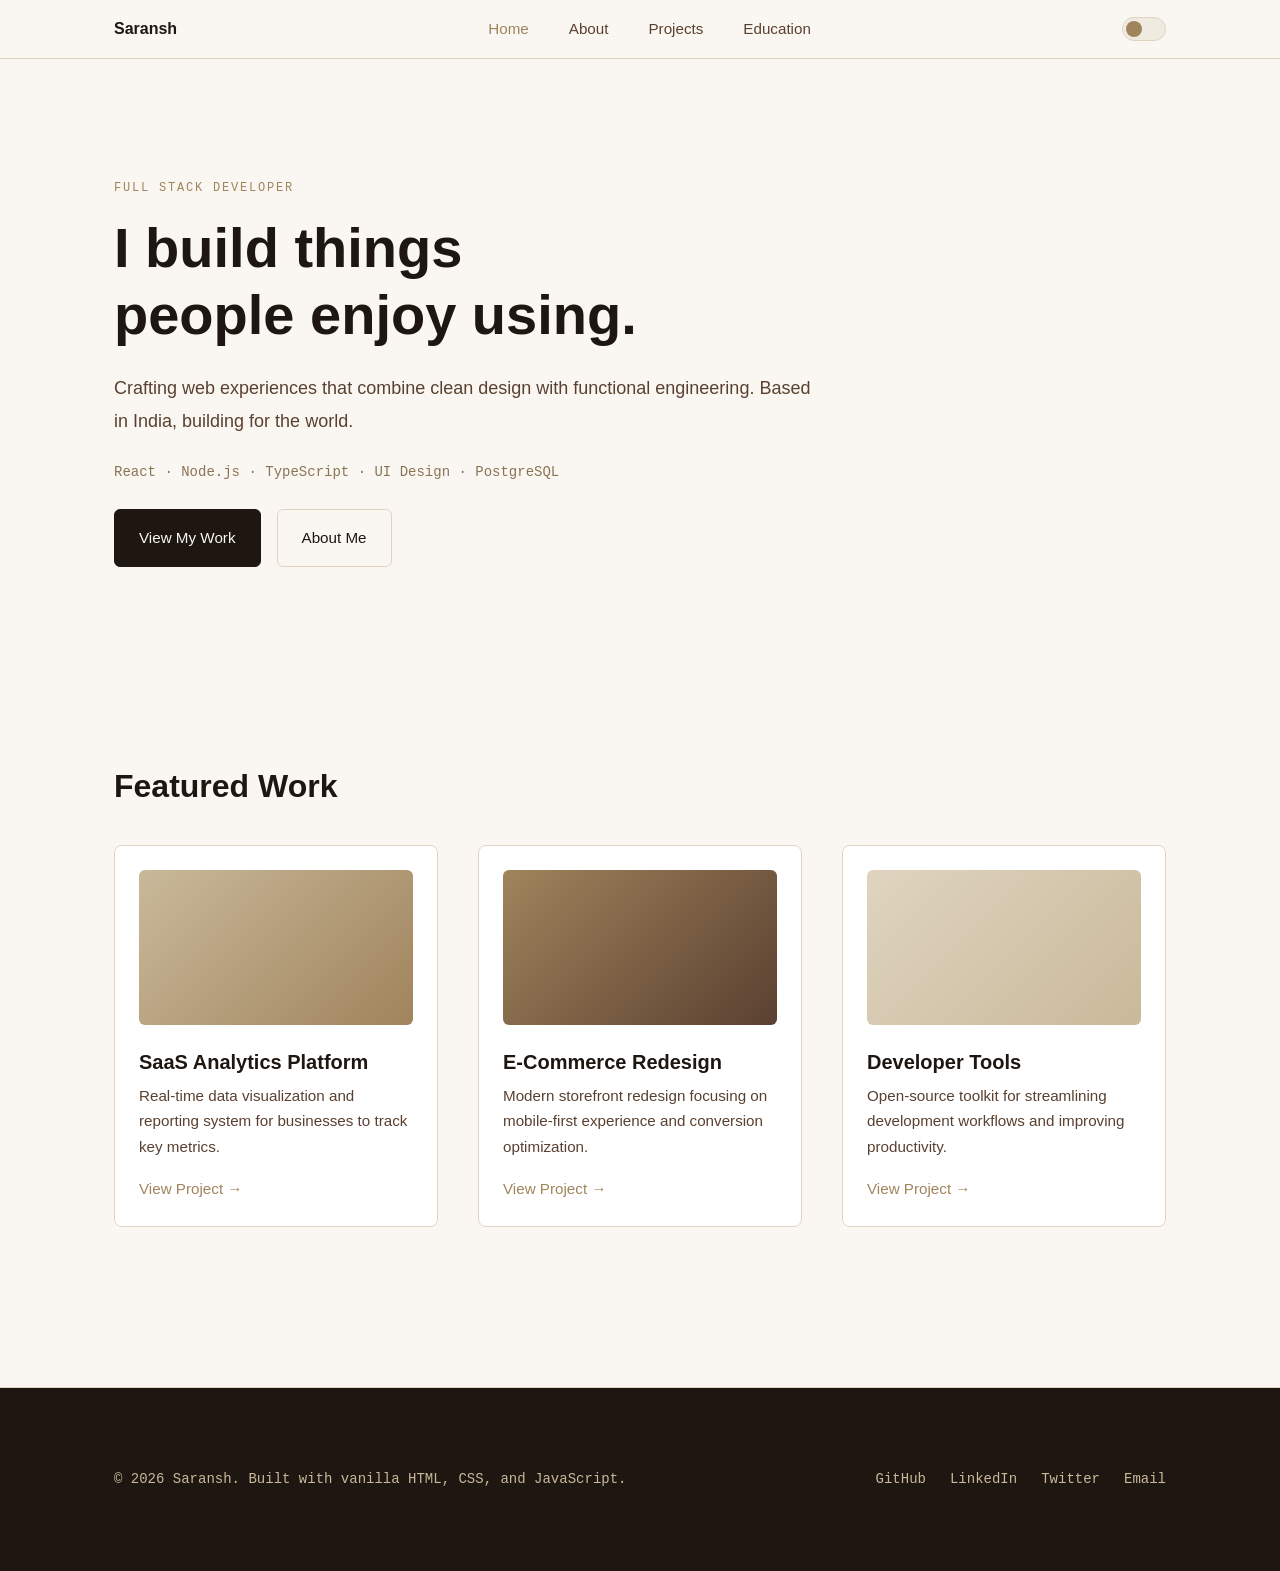
<file: index.html>
<!DOCTYPE html>
<html lang="en">
<head>
    <meta charset="UTF-8">
    <meta name="viewport" content="width=device-width, initial-scale=1.0">
    <meta name="description" content="Saransh – Full Stack Developer. I build things people enjoy using.">
    <meta name="author" content="Saransh">
    <meta property="og:title" content="Saransh – Full Stack Developer">
    <meta property="og:description" content="Full Stack Developer. I build things people enjoy using.">
    <meta property="og:type" content="website">
    <meta property="og:image" content="https://saransh.dev/og-image.png">
    <meta name="twitter:card" content="summary_large_image">
    <meta name="theme-color" content="#faf7f2">
    <link rel="canonical" href="https://saransh.dev">
    <link rel="icon" href="data:image/svg+xml,<svg xmlns='http://www.w3.org/2000/svg'><text y='20' font-size='20'>◆</text></svg>">
    <title>Saransh – Full Stack Developer</title>
    <link rel="stylesheet" href="css/styles.css">
    <link rel="stylesheet" href="css/animations.css">
</head>
<body>
    <!-- Navigation -->
    <nav class="navbar">
        <div class="nav-container">
            <div class="nav-logo">
                <a href="index.html">Saransh</a>
            </div>
            <ul class="nav-menu">
                <li class="nav-item">
                    <a href="index.html" class="nav-link active">Home</a>
                </li>
                <li class="nav-item">
                    <a href="pages/about.html" class="nav-link">About</a>
                </li>
                <li class="nav-item">
                    <a href="pages/projects.html" class="nav-link">Projects</a>
                </li>
                <li class="nav-item">
                    <a href="pages/education.html" class="nav-link">Education</a>
                </li>
            </ul>
            <button class="theme-toggle" id="themeToggle" aria-label="Toggle theme">
                <span class="theme-toggle-icon"></span>
            </button>
            <div class="hamburger">
                <span></span>
                <span></span>
                <span></span>
            </div>
        </div>
    </nav>

    <!-- Hero Section -->
    <section class="hero">
        <div class="hero-content">
            <span class="hero-eyebrow fade-in">Full Stack Developer</span>
            <h1 class="fade-in-delay-1">I build things<br>people enjoy using.</h1>
            <p class="hero-description fade-in-delay-2">Crafting web experiences that combine clean design with functional engineering. Based in India, building for the world.</p>
            <p class="hero-stack fade-in-delay-2">React · Node.js · TypeScript · UI Design · PostgreSQL</p>
            <div class="hero-cta fade-in-delay-3">
                <a href="pages/projects.html" class="btn btn-primary">View My Work</a>
                <a href="pages/about.html" class="btn btn-secondary">About Me</a>
            </div>
        </div>
    </section>

    <!-- Featured Projects -->
    <section>
        <div class="container">
            <h2 class="section-title">Featured Work</h2>
            <div class="featured-grid">
                <div class="card scroll-animate">
                    <div class="card-image card-image--1"></div>
                    <h3>SaaS Analytics Platform</h3>
                    <p>Real-time data visualization and reporting system for businesses to track key metrics.</p>
                    <a href="pages/projects.html" class="card-link">View Project →</a>
                </div>
                <div class="card scroll-animate">
                    <div class="card-image card-image--2"></div>
                    <h3>E-Commerce Redesign</h3>
                    <p>Modern storefront redesign focusing on mobile-first experience and conversion optimization.</p>
                    <a href="pages/projects.html" class="card-link">View Project →</a>
                </div>
                <div class="card scroll-animate">
                    <div class="card-image card-image--3"></div>
                    <h3>Developer Tools</h3>
                    <p>Open-source toolkit for streamlining development workflows and improving productivity.</p>
                    <a href="pages/projects.html" class="card-link">View Project →</a>
                </div>
            </div>
        </div>
    </section>

    <!-- Footer -->
    <footer class="footer">
        <div class="footer-container">
            <p>&copy; 2026 Saransh. Built with vanilla HTML, CSS, and JavaScript.</p>
            <div class="footer-links">
                <a href="https://github.com/BuildWithSaransh" target="_blank" rel="noopener noreferrer" class="footer-link">GitHub</a>
                <a href="https://linkedin.com/in/saransh" target="_blank" rel="noopener noreferrer" class="footer-link">LinkedIn</a>
                <a href="https://twitter.com/saransh" target="_blank" rel="noopener noreferrer" class="footer-link">Twitter</a>
                <a href="mailto:hello@saransh.dev" class="footer-link">Email</a>
            </div>
        </div>
    </footer>

    <script src="js/main.js"></script>
</body>
</html>
</file>
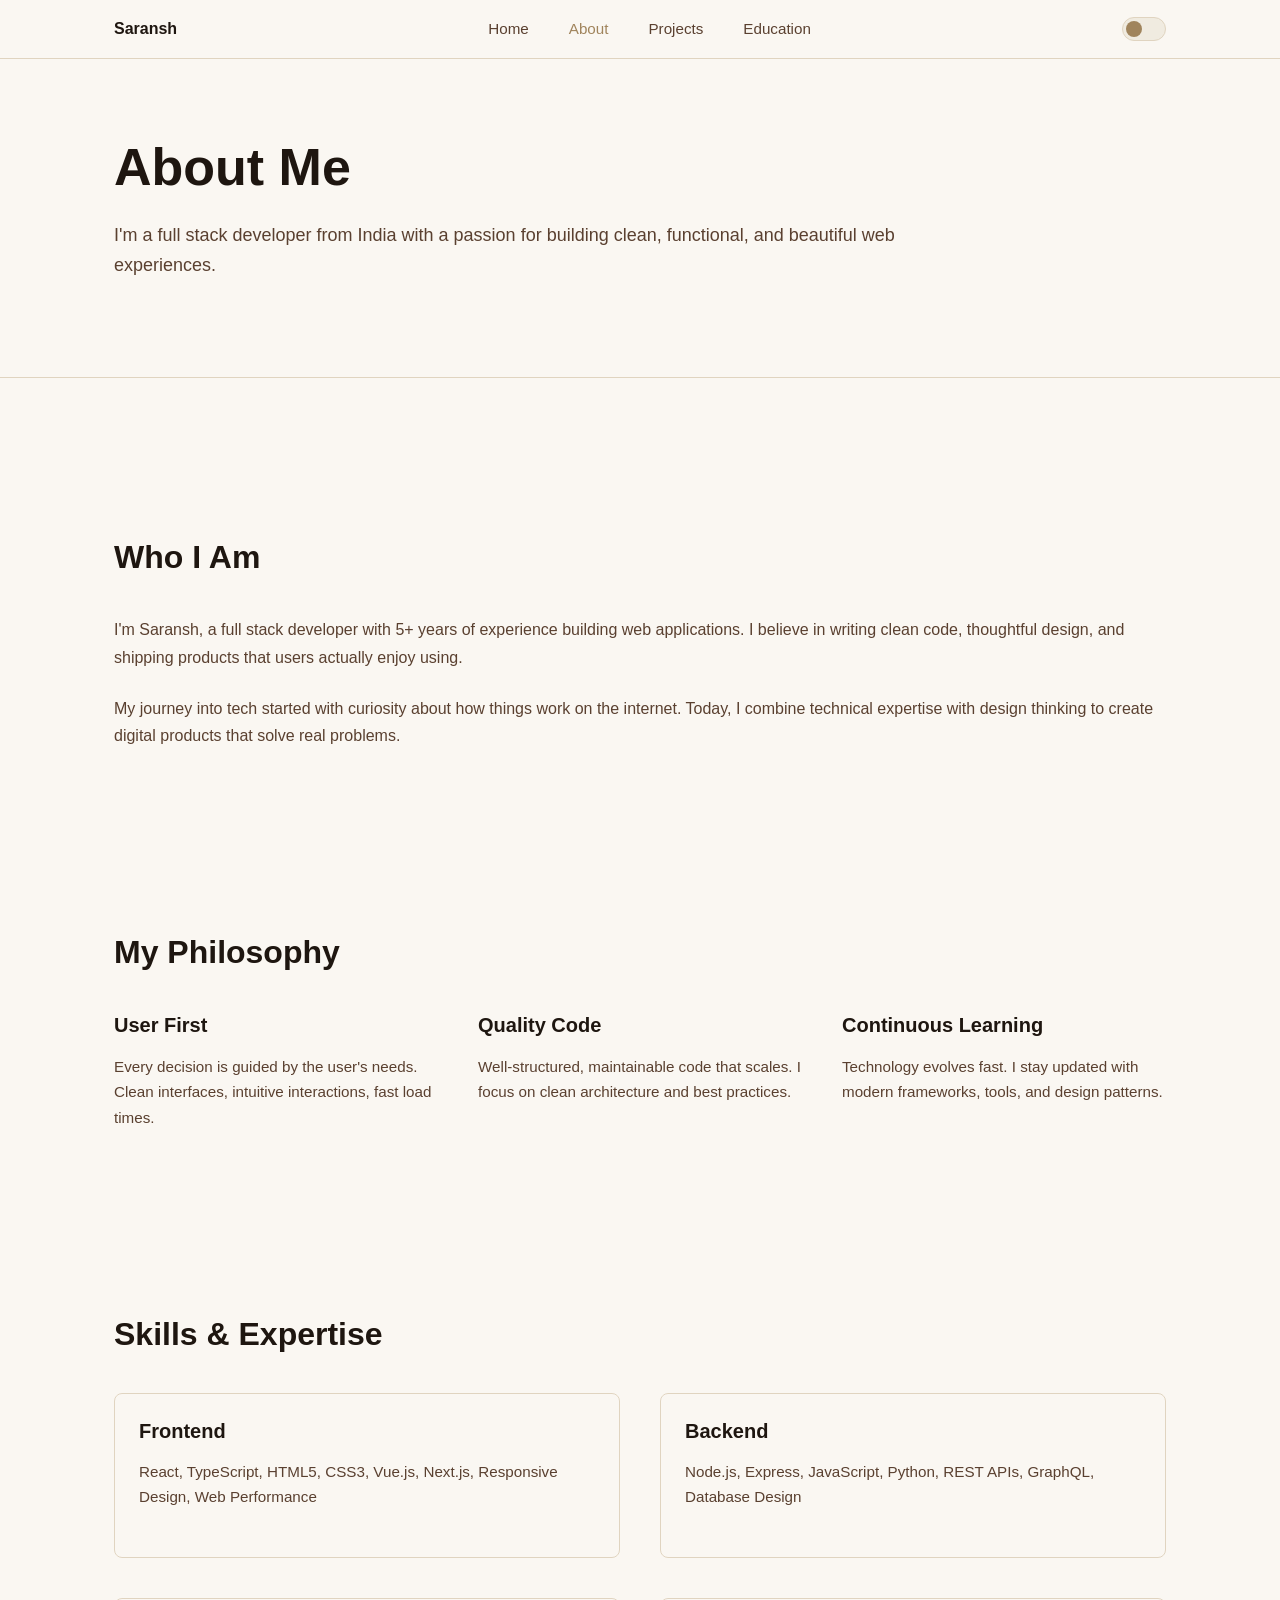
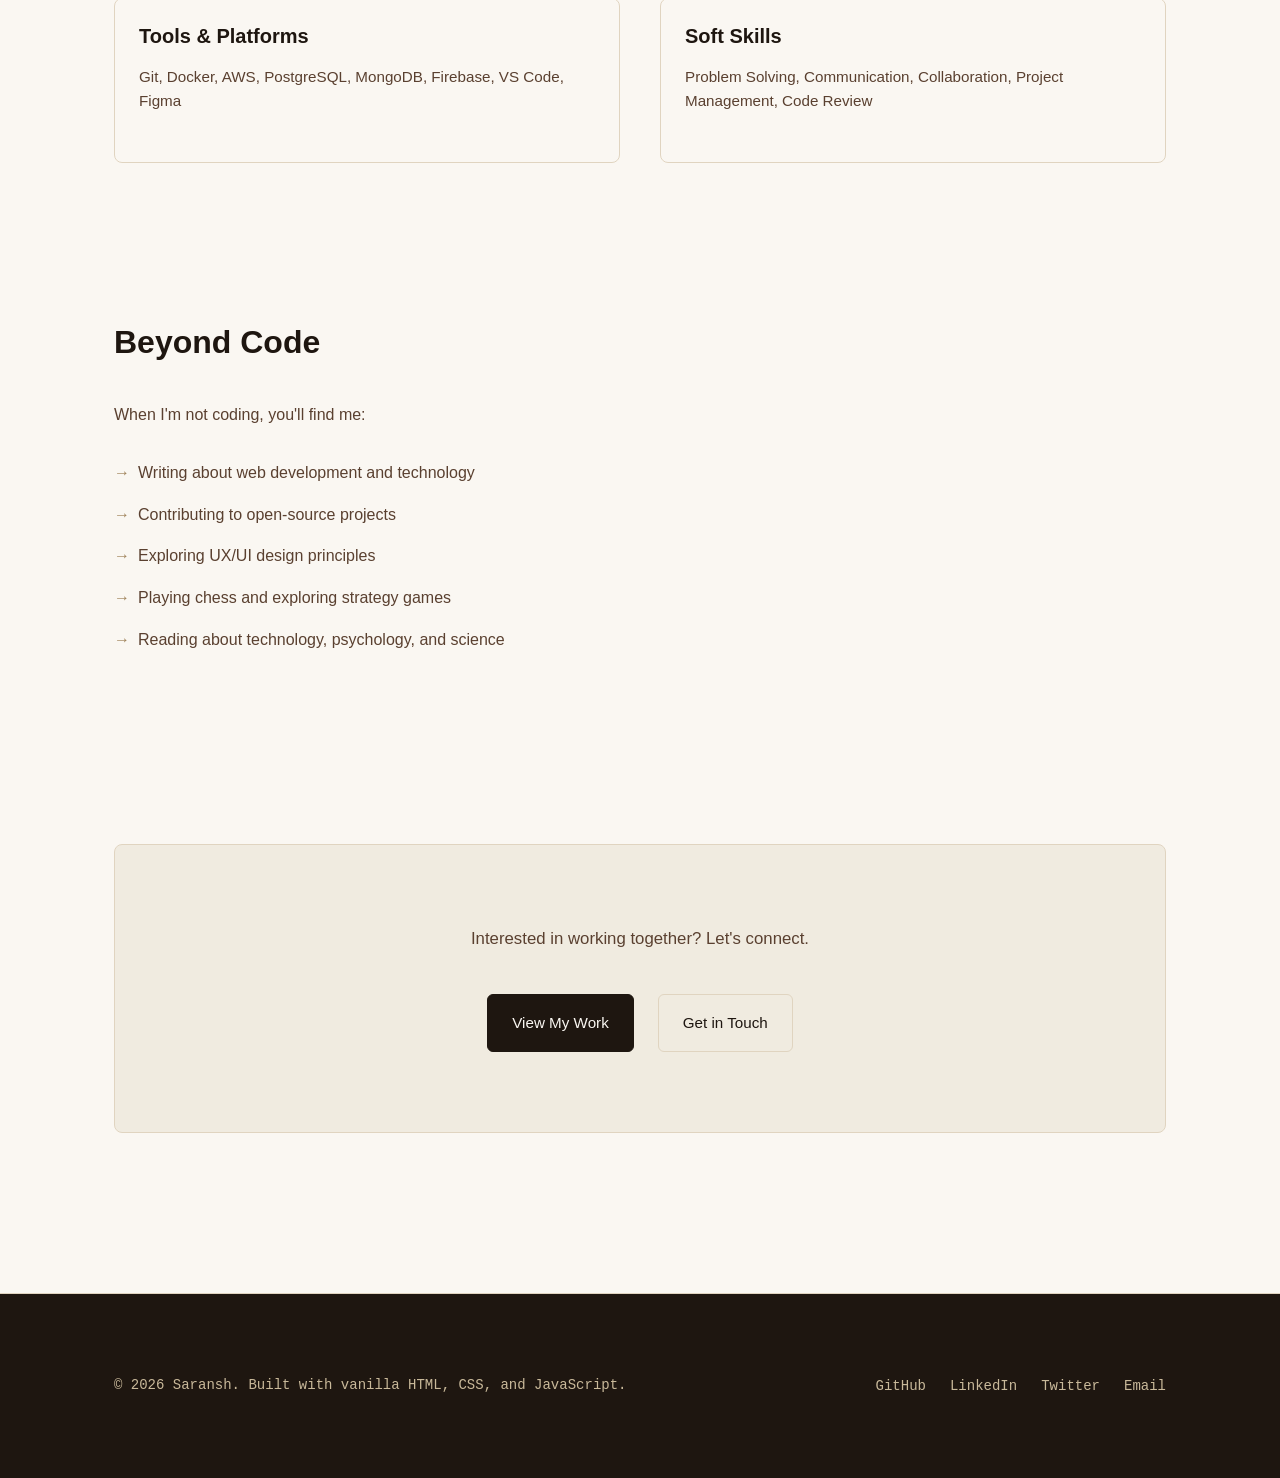
<file: pages/about.html>
<!DOCTYPE html>
<html lang="en">
<head>
    <meta charset="UTF-8">
    <meta name="viewport" content="width=device-width, initial-scale=1.0">
    <meta name="description" content="About Saransh – Full Stack Developer passionate about building clean, functional web experiences.">
    <meta name="author" content="Saransh">
    <meta property="og:title" content="About Saransh – Full Stack Developer">
    <meta property="og:description" content="Learn about my journey, skills, and philosophy on building web.">
    <meta property="og:type" content="website">
    <meta name="theme-color" content="#faf7f2">
    <link rel="canonical" href="https://saransh.dev/pages/about.html">
    <link rel="icon" href="data:image/svg+xml,<svg xmlns='http://www.w3.org/2000/svg'><text y='20' font-size='20'>◆</text></svg>">
    <title>About Me – Saransh</title>
    <link rel="stylesheet" href="../css/styles.css">
    <link rel="stylesheet" href="../css/animations.css">
</head>
<body>
    <!-- Navigation -->
    <nav class="navbar">
        <div class="nav-container">
            <div class="nav-logo">
                <a href="../index.html">Saransh</a>
            </div>
            <ul class="nav-menu">
                <li class="nav-item">
                    <a href="../index.html" class="nav-link">Home</a>
                </li>
                <li class="nav-item">
                    <a href="about.html" class="nav-link active">About</a>
                </li>
                <li class="nav-item">
                    <a href="projects.html" class="nav-link">Projects</a>
                </li>
                <li class="nav-item">
                    <a href="education.html" class="nav-link">Education</a>
                </li>
            </ul>
            <button class="theme-toggle" id="themeToggle" aria-label="Toggle theme">
                <span class="theme-toggle-icon"></span>
            </button>
            <div class="hamburger">
                <span></span>
                <span></span>
                <span></span>
            </div>
        </div>
    </nav>

    <!-- Page Header -->
    <section class="page-header">
        <div class="container">
            <h1 class="fade-in">About Me</h1>
            <p class="page-header-subtitle fade-in-delay-1">I'm a full stack developer from India with a passion for building clean, functional, and beautiful web experiences.</p>
        </div>
    </section>

    <!-- Main Content -->
    <main class="container">
        <!-- Who I Am -->
        <section class="content-section fade-in-delay-2">
            <h2>Who I Am</h2>
            <p>I'm Saransh, a full stack developer with 5+ years of experience building web applications. I believe in writing clean code, thoughtful design, and shipping products that users actually enjoy using.</p>
            <p>My journey into tech started with curiosity about how things work on the internet. Today, I combine technical expertise with design thinking to create digital products that solve real problems.</p>
        </section>

        <!-- Philosophy -->
        <section class="content-section scroll-animate">
            <h2>My Philosophy</h2>
            <div class="philosophy-grid">
                <div class="philosophy-item">
                    <h3>User First</h3>
                    <p>Every decision is guided by the user's needs. Clean interfaces, intuitive interactions, fast load times.</p>
                </div>
                <div class="philosophy-item">
                    <h3>Quality Code</h3>
                    <p>Well-structured, maintainable code that scales. I focus on clean architecture and best practices.</p>
                </div>
                <div class="philosophy-item">
                    <h3>Continuous Learning</h3>
                    <p>Technology evolves fast. I stay updated with modern frameworks, tools, and design patterns.</p>
                </div>
            </div>
        </section>

        <!-- Skills -->
        <section class="content-section scroll-animate">
            <h2>Skills & Expertise</h2>
            <div class="skills-grid">
                <div class="skill-category">
                    <h3>Frontend</h3>
                    <p>React, TypeScript, HTML5, CSS3, Vue.js, Next.js, Responsive Design, Web Performance</p>
                </div>
                <div class="skill-category">
                    <h3>Backend</h3>
                    <p>Node.js, Express, JavaScript, Python, REST APIs, GraphQL, Database Design</p>
                </div>
                <div class="skill-category">
                    <h3>Tools & Platforms</h3>
                    <p>Git, Docker, AWS, PostgreSQL, MongoDB, Firebase, VS Code, Figma</p>
                </div>
                <div class="skill-category">
                    <h3>Soft Skills</h3>
                    <p>Problem Solving, Communication, Collaboration, Project Management, Code Review</p>
                </div>
            </div>
        </section>

        <!-- Beyond Code -->
        <section class="content-section scroll-animate">
            <h2>Beyond Code</h2>
            <p>When I'm not coding, you'll find me:</p>
            <ul class="interests-list">
                <li>Writing about web development and technology</li>
                <li>Contributing to open-source projects</li>
                <li>Exploring UX/UI design principles</li>
                <li>Playing chess and exploring strategy games</li>
                <li>Reading about technology, psychology, and science</li>
            </ul>
        </section>

        <!-- CTA -->
        <section class="content-section scroll-animate">
            <div class="cta-box">
                <p>Interested in working together? Let's connect.</p>
                <div class="cta-buttons">
                    <a href="../pages/projects.html" class="btn btn-primary">View My Work</a>
                    <a href="mailto:hello@saransh.dev" class="btn btn-secondary">Get in Touch</a>
                </div>
            </div>
        </section>
    </main>

    <!-- Footer -->
    <footer class="footer">
        <div class="footer-container">
            <p>&copy; 2026 Saransh. Built with vanilla HTML, CSS, and JavaScript.</p>
            <div class="footer-links">
                <a href="https://github.com/BuildWithSaransh" target="_blank" rel="noopener noreferrer" class="footer-link">GitHub</a>
                <a href="https://linkedin.com/in/saransh" target="_blank" rel="noopener noreferrer" class="footer-link">LinkedIn</a>
                <a href="https://twitter.com/saransh" target="_blank" rel="noopener noreferrer" class="footer-link">Twitter</a>
                <a href="mailto:hello@saransh.dev" class="footer-link">Email</a>
            </div>
        </div>
    </footer>

    <script src="../js/main.js"></script>
</body>
</html>
</file>
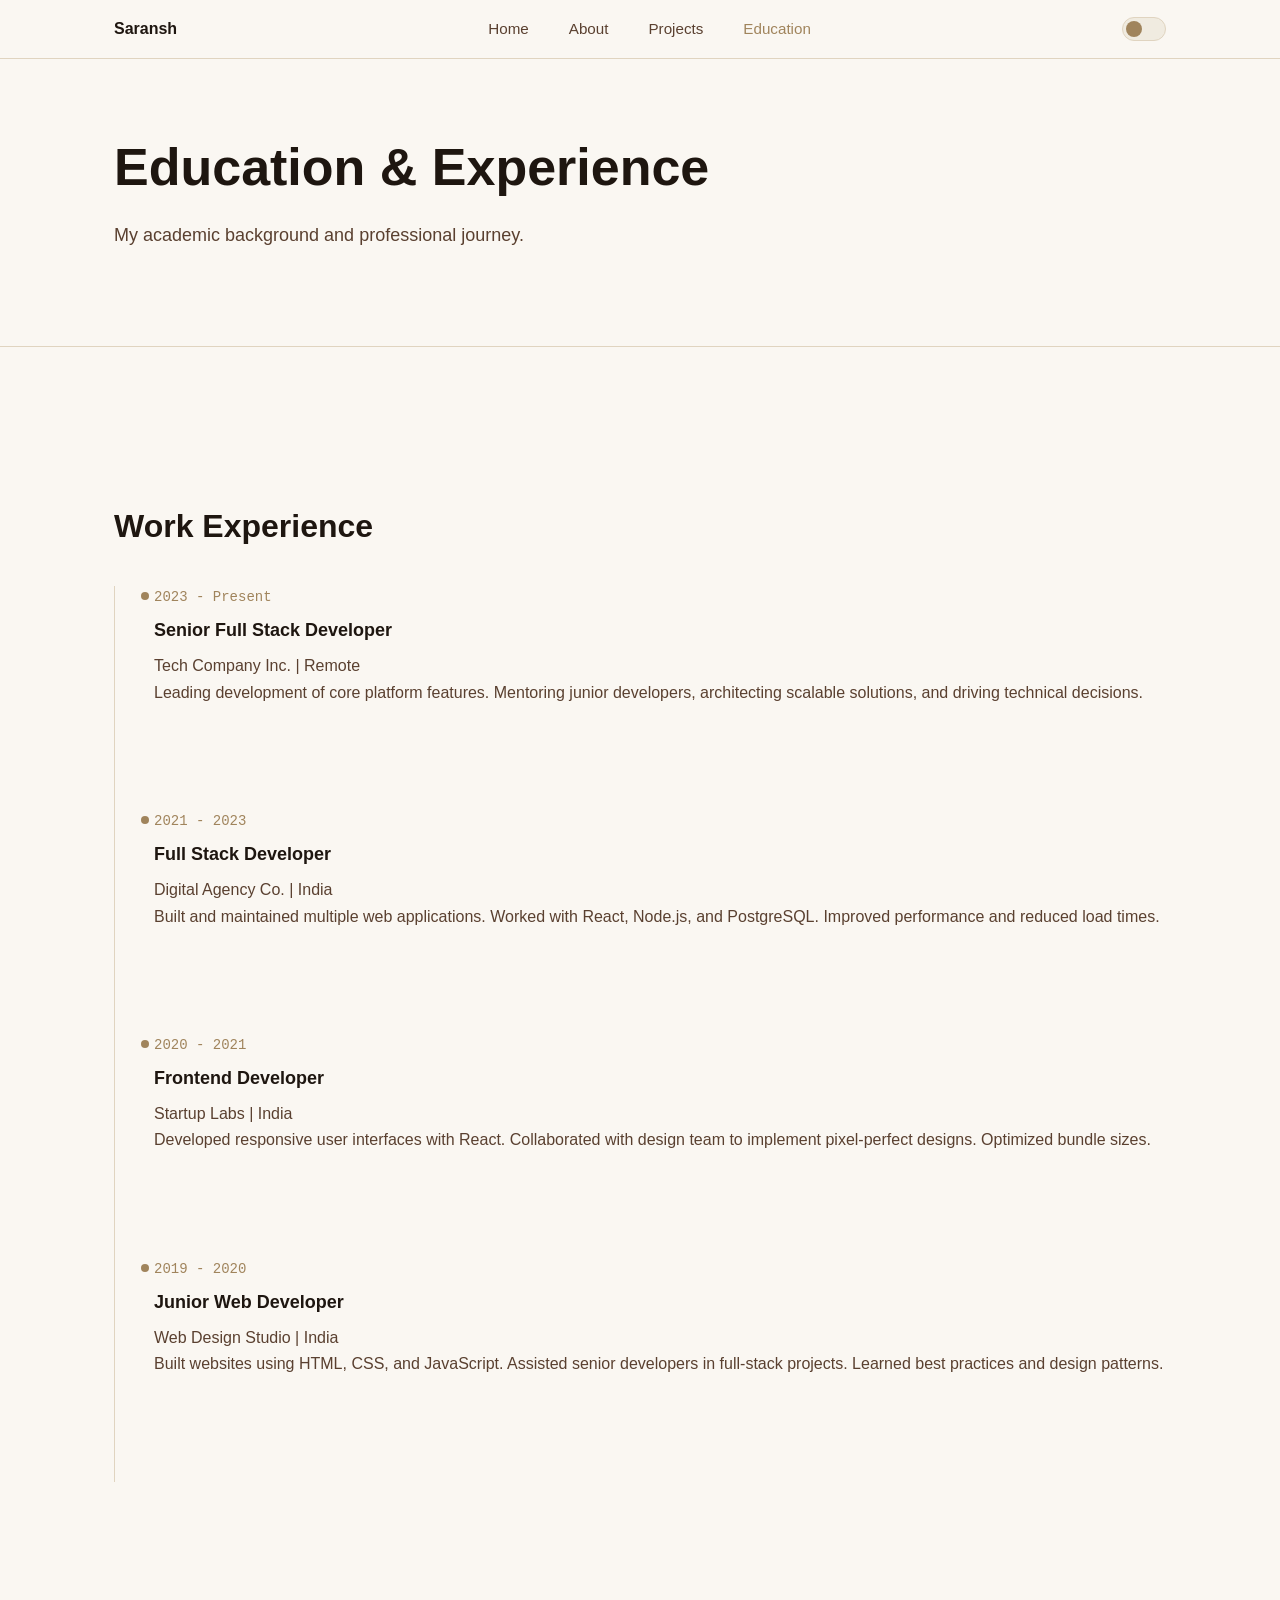
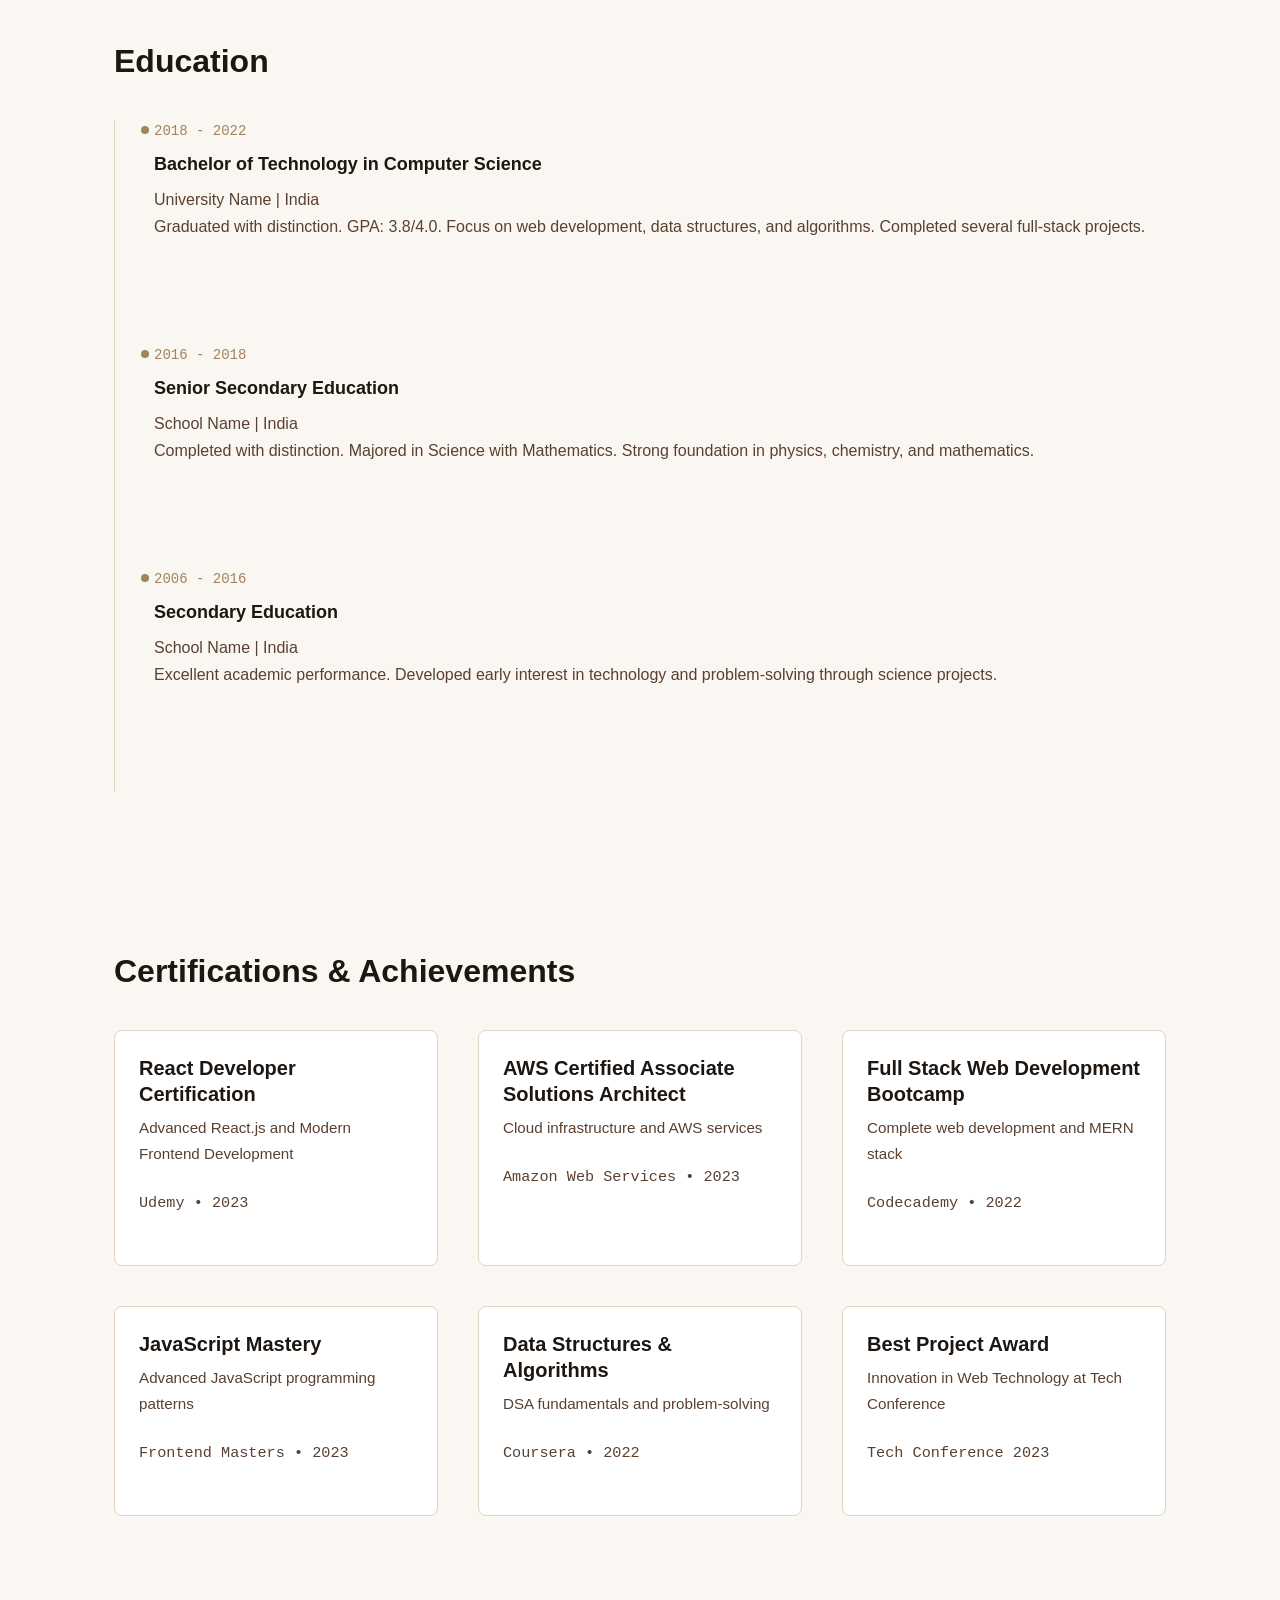
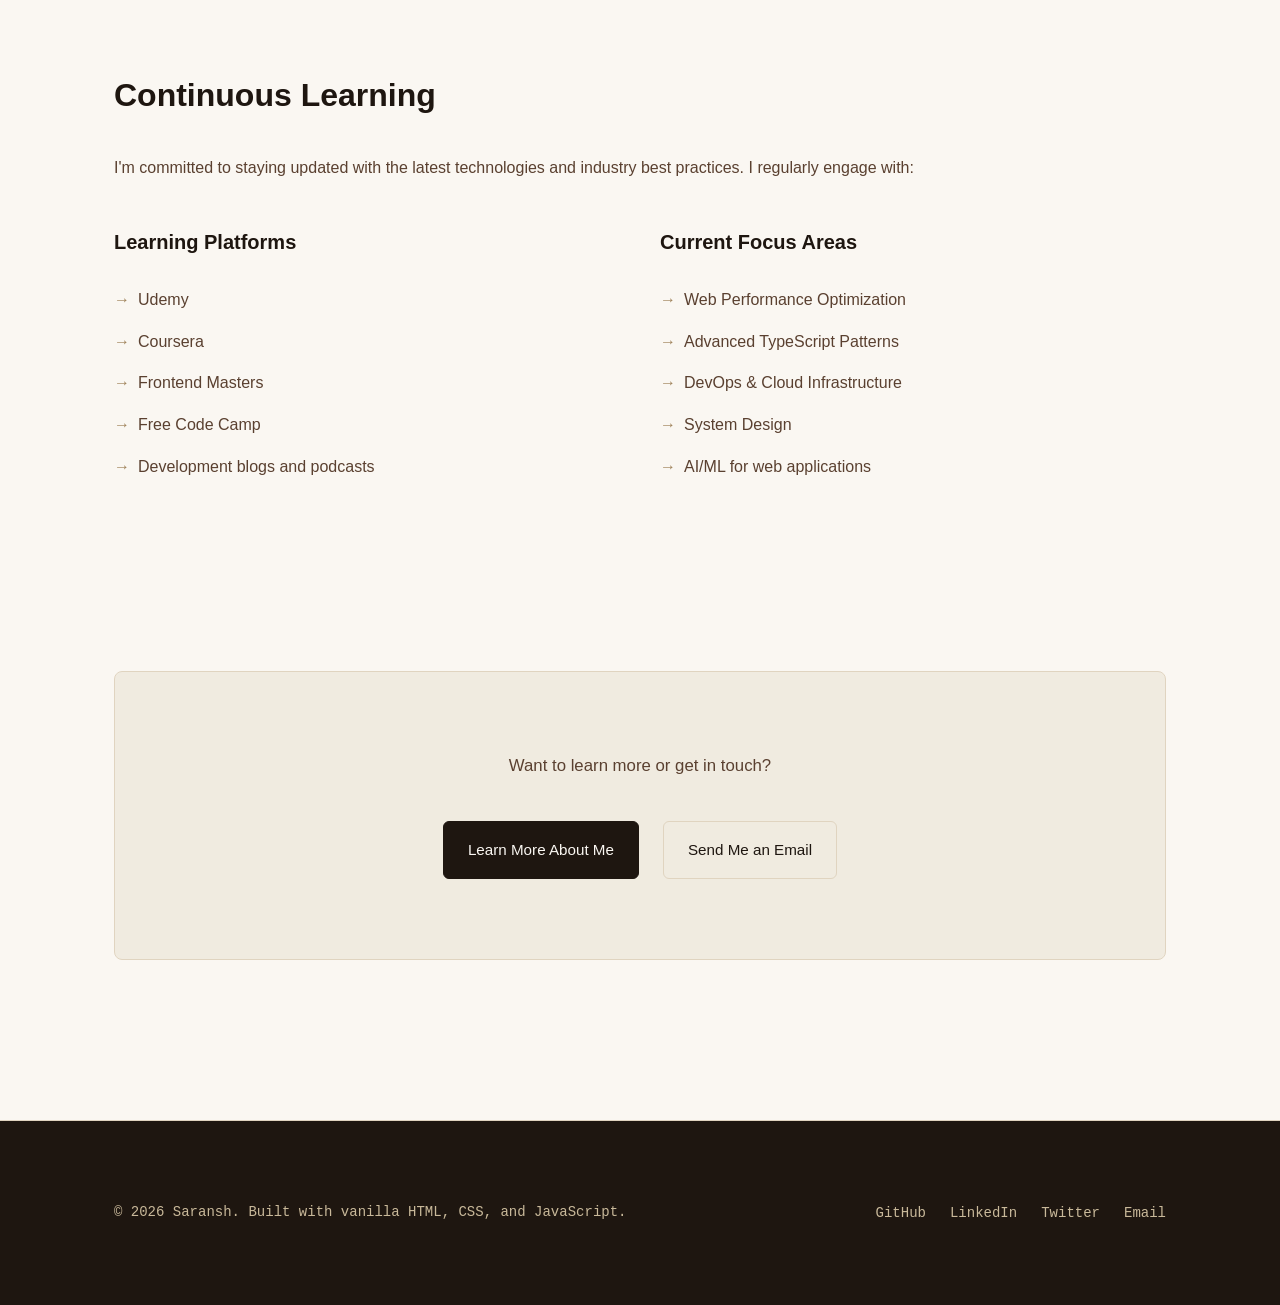
<file: pages/education.html>
<!DOCTYPE html>
<html lang="en">
<head>
    <meta charset="UTF-8">
    <meta name="viewport" content="width=device-width, initial-scale=1.0">
    <meta name="description" content="Education & Experience – Saransh. My academic background and professional journey.">
    <meta name="author" content="Saransh">
    <meta property="og:title" content="Education – Saransh">
    <meta property="og:description" content="My academic background, certifications, and professional experience.">
    <meta property="og:type" content="website">
    <meta name="theme-color" content="#faf7f2">
    <link rel="canonical" href="https://saransh.dev/pages/education.html">
    <link rel="icon" href="data:image/svg+xml,<svg xmlns='http://www.w3.org/2000/svg'><text y='20' font-size='20'>◆</text></svg>">
    <title>Education – Saransh</title>
    <link rel="stylesheet" href="../css/styles.css">
    <link rel="stylesheet" href="../css/animations.css">
</head>
<body>
    <!-- Navigation -->
    <nav class="navbar">
        <div class="nav-container">
            <div class="nav-logo">
                <a href="../index.html">Saransh</a>
            </div>
            <ul class="nav-menu">
                <li class="nav-item">
                    <a href="../index.html" class="nav-link">Home</a>
                </li>
                <li class="nav-item">
                    <a href="about.html" class="nav-link">About</a>
                </li>
                <li class="nav-item">
                    <a href="projects.html" class="nav-link">Projects</a>
                </li>
                <li class="nav-item">
                    <a href="education.html" class="nav-link active">Education</a>
                </li>
            </ul>
            <button class="theme-toggle" id="themeToggle" aria-label="Toggle theme">
                <span class="theme-toggle-icon"></span>
            </button>
            <div class="hamburger">
                <span></span>
                <span></span>
                <span></span>
            </div>
        </div>
    </nav>

    <!-- Page Header -->
    <section class="page-header">
        <div class="container">
            <h1 class="fade-in">Education & Experience</h1>
            <p class="page-header-subtitle fade-in-delay-1">My academic background and professional journey.</p>
        </div>
    </section>

    <!-- Main Content -->
    <main class="container">
        <!-- Work Experience -->
        <section class="content-section fade-in-delay-2">
            <h2>Work Experience</h2>
            <div class="timeline">
                <div class="timeline-item scroll-animate">
                    <div class="timeline-date">2023 - Present</div>
                    <div class="timeline-title">Senior Full Stack Developer</div>
                    <div class="timeline-description">Tech Company Inc. | Remote</div>
                    <p class="timeline-content">Leading development of core platform features. Mentoring junior developers, architecting scalable solutions, and driving technical decisions.</p>
                </div>

                <div class="timeline-item scroll-animate">
                    <div class="timeline-date">2021 - 2023</div>
                    <div class="timeline-title">Full Stack Developer</div>
                    <div class="timeline-description">Digital Agency Co. | India</div>
                    <p class="timeline-content">Built and maintained multiple web applications. Worked with React, Node.js, and PostgreSQL. Improved performance and reduced load times.</p>
                </div>

                <div class="timeline-item scroll-animate">
                    <div class="timeline-date">2020 - 2021</div>
                    <div class="timeline-title">Frontend Developer</div>
                    <div class="timeline-description">Startup Labs | India</div>
                    <p class="timeline-content">Developed responsive user interfaces with React. Collaborated with design team to implement pixel-perfect designs. Optimized bundle sizes.</p>
                </div>

                <div class="timeline-item scroll-animate">
                    <div class="timeline-date">2019 - 2020</div>
                    <div class="timeline-title">Junior Web Developer</div>
                    <div class="timeline-description">Web Design Studio | India</div>
                    <p class="timeline-content">Built websites using HTML, CSS, and JavaScript. Assisted senior developers in full-stack projects. Learned best practices and design patterns.</p>
                </div>
            </div>
        </section>

        <!-- Education -->
        <section class="content-section scroll-animate">
            <h2>Education</h2>
            <div class="timeline">
                <div class="timeline-item scroll-animate">
                    <div class="timeline-date">2018 - 2022</div>
                    <div class="timeline-title">Bachelor of Technology in Computer Science</div>
                    <div class="timeline-description">University Name | India</div>
                    <p class="timeline-content">Graduated with distinction. GPA: 3.8/4.0. Focus on web development, data structures, and algorithms. Completed several full-stack projects.</p>
                </div>

                <div class="timeline-item scroll-animate">
                    <div class="timeline-date">2016 - 2018</div>
                    <div class="timeline-title">Senior Secondary Education</div>
                    <div class="timeline-description">School Name | India</div>
                    <p class="timeline-content">Completed with distinction. Majored in Science with Mathematics. Strong foundation in physics, chemistry, and mathematics.</p>
                </div>

                <div class="timeline-item scroll-animate">
                    <div class="timeline-date">2006 - 2016</div>
                    <div class="timeline-title">Secondary Education</div>
                    <div class="timeline-description">School Name | India</div>
                    <p class="timeline-content">Excellent academic performance. Developed early interest in technology and problem-solving through science projects.</p>
                </div>
            </div>
        </section>

        <!-- Certifications -->
        <section class="content-section scroll-animate">
            <h2>Certifications & Achievements</h2>
            <div class="grid-3">
                <div class="card">
                    <h3>React Developer Certification</h3>
                    <p>Advanced React.js and Modern Frontend Development</p>
                    <p class="card-meta-date">Udemy • 2023</p>
                </div>
                <div class="card">
                    <h3>AWS Certified Associate Solutions Architect</h3>
                    <p>Cloud infrastructure and AWS services</p>
                    <p class="card-meta-date">Amazon Web Services • 2023</p>
                </div>
                <div class="card">
                    <h3>Full Stack Web Development Bootcamp</h3>
                    <p>Complete web development and MERN stack</p>
                    <p class="card-meta-date">Codecademy • 2022</p>
                </div>
                <div class="card">
                    <h3>JavaScript Mastery</h3>
                    <p>Advanced JavaScript programming patterns</p>
                    <p class="card-meta-date">Frontend Masters • 2023</p>
                </div>
                <div class="card">
                    <h3>Data Structures & Algorithms</h3>
                    <p>DSA fundamentals and problem-solving</p>
                    <p class="card-meta-date">Coursera • 2022</p>
                </div>
                <div class="card">
                    <h3>Best Project Award</h3>
                    <p>Innovation in Web Technology at Tech Conference</p>
                    <p class="card-meta-date">Tech Conference 2023</p>
                </div>
            </div>
        </section>

        <!-- Continuous Learning -->
        <section class="content-section scroll-animate">
            <h2>Continuous Learning</h2>
            <p>I'm committed to staying updated with the latest technologies and industry best practices. I regularly engage with:</p>
            <div class="grid-2">
                <div>
                    <h3 style="margin-top: 1.5rem;">Learning Platforms</h3>
                    <ul class="interests-list">
                        <li>Udemy</li>
                        <li>Coursera</li>
                        <li>Frontend Masters</li>
                        <li>Free Code Camp</li>
                        <li>Development blogs and podcasts</li>
                    </ul>
                </div>
                <div>
                    <h3 style="margin-top: 1.5rem;">Current Focus Areas</h3>
                    <ul class="interests-list">
                        <li>Web Performance Optimization</li>
                        <li>Advanced TypeScript Patterns</li>
                        <li>DevOps & Cloud Infrastructure</li>
                        <li>System Design</li>
                        <li>AI/ML for web applications</li>
                    </ul>
                </div>
            </div>
        </section>

        <!-- CTA -->
        <section class="content-section scroll-animate">
            <div class="cta-box">
                <p>Want to learn more or get in touch?</p>
                <div class="cta-buttons">
                    <a href="about.html" class="btn btn-primary">Learn More About Me</a>
                    <a href="mailto:hello@saransh.dev" class="btn btn-secondary">Send Me an Email</a>
                </div>
            </div>
        </section>
    </main>

    <!-- Footer -->
    <footer class="footer">
        <div class="footer-container">
            <p>&copy; 2026 Saransh. Built with vanilla HTML, CSS, and JavaScript.</p>
            <div class="footer-links">
                <a href="https://github.com/BuildWithSaransh" target="_blank" rel="noopener noreferrer" class="footer-link">GitHub</a>
                <a href="https://linkedin.com/in/saransh" target="_blank" rel="noopener noreferrer" class="footer-link">LinkedIn</a>
                <a href="https://twitter.com/saransh" target="_blank" rel="noopener noreferrer" class="footer-link">Twitter</a>
                <a href="mailto:hello@saransh.dev" class="footer-link">Email</a>
            </div>
        </div>
    </footer>

    <script src="../js/main.js"></script>
</body>
</html>
</file>
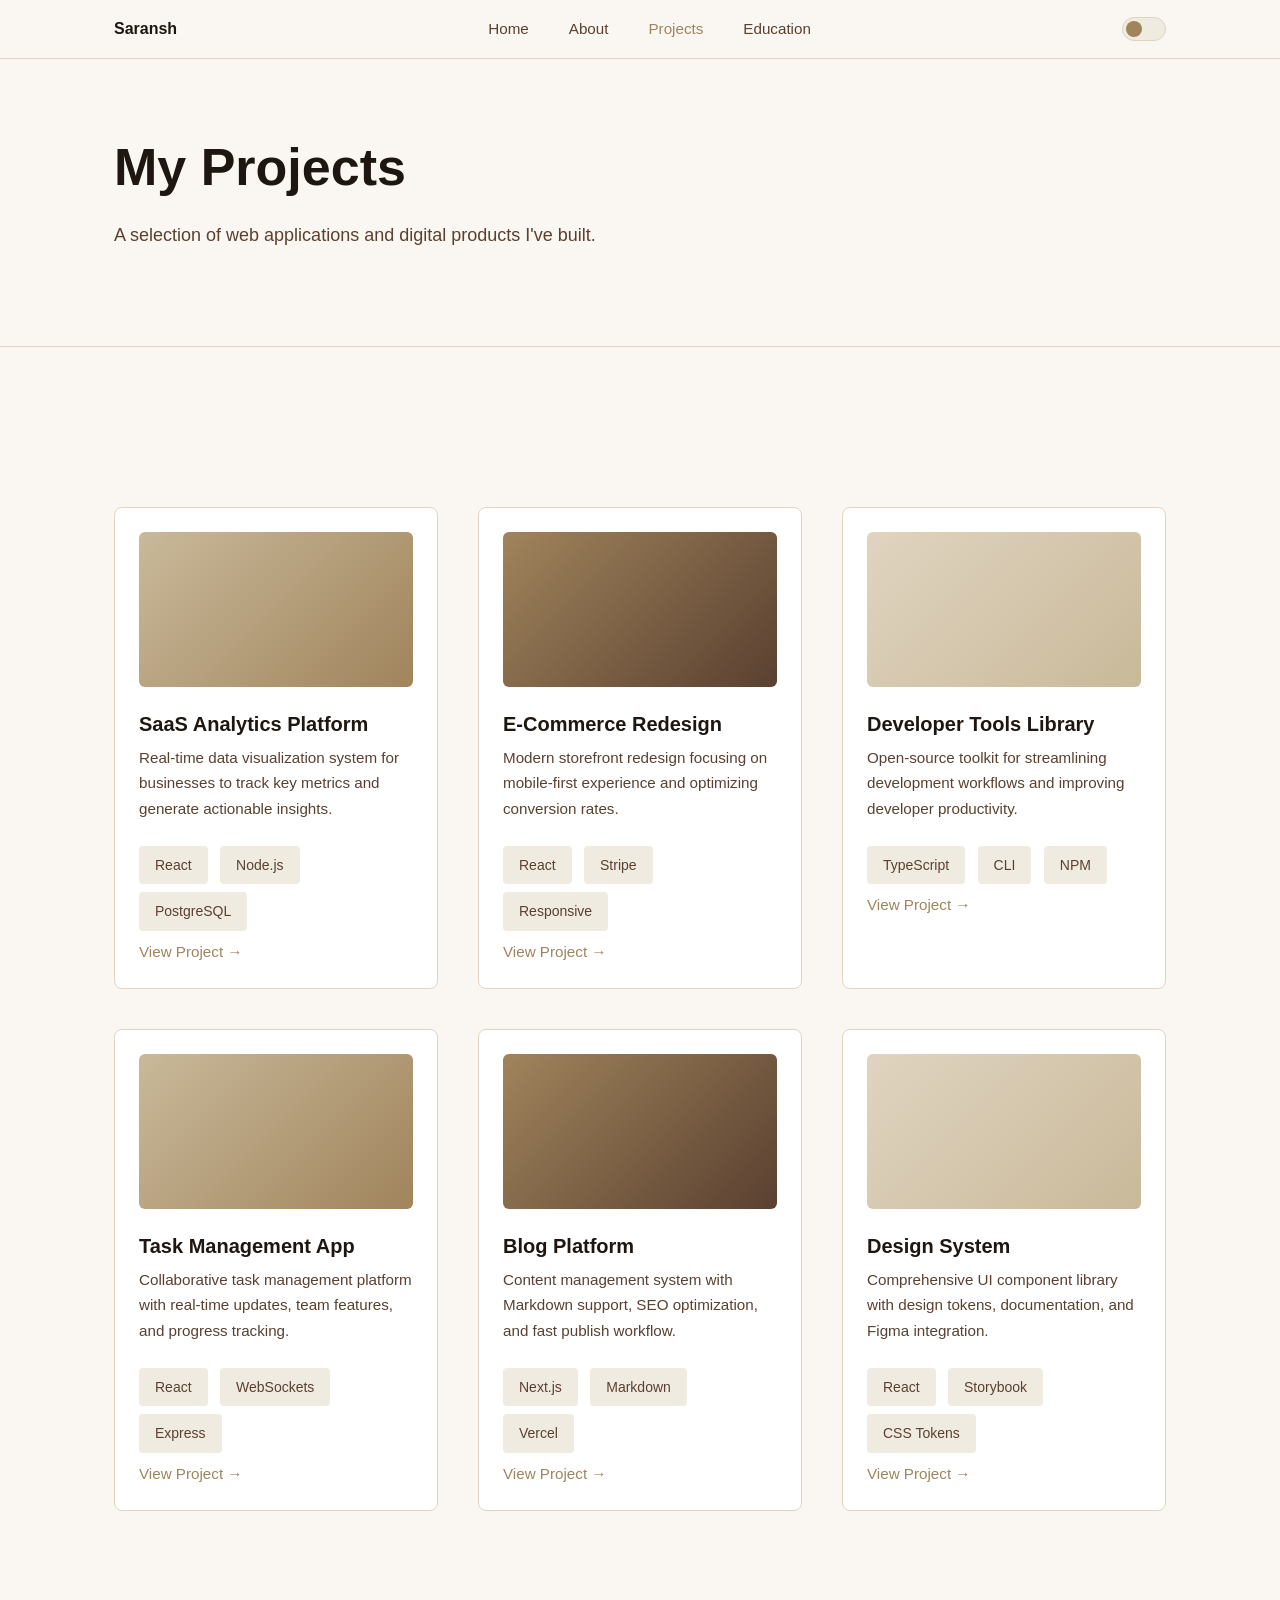
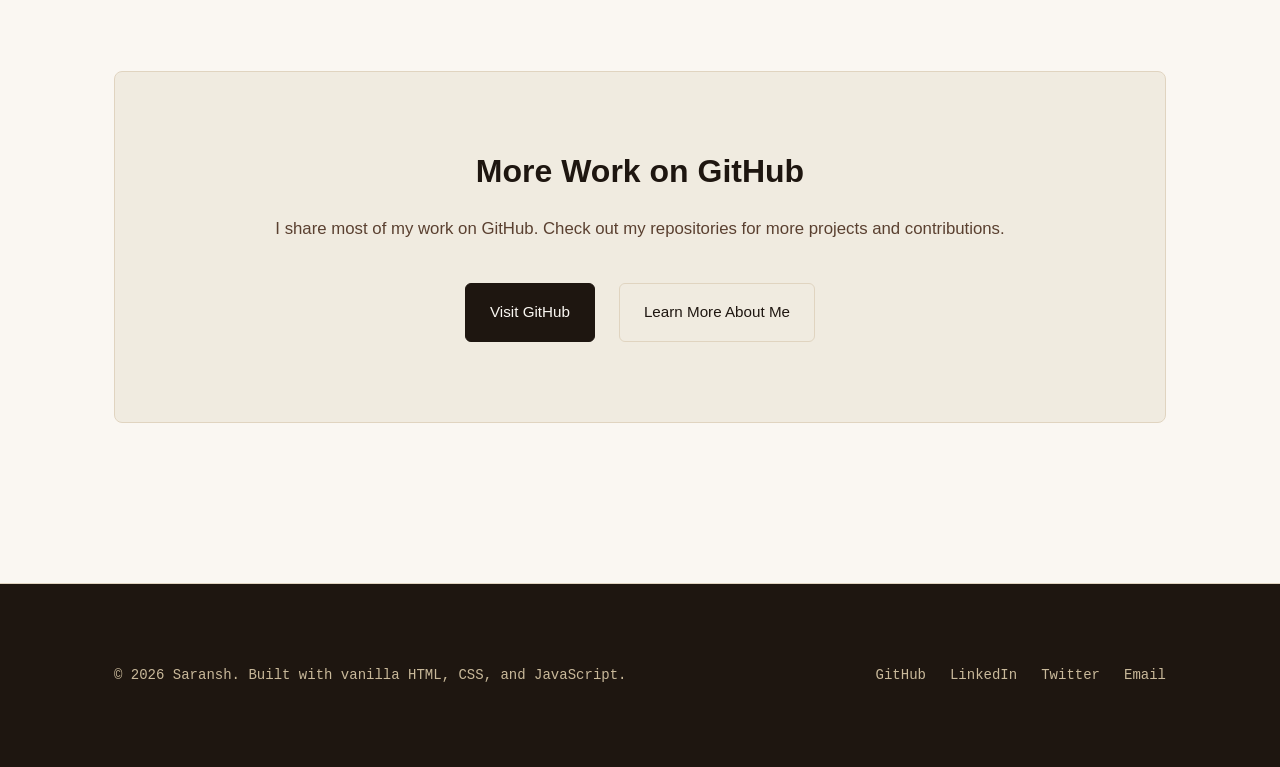
<file: pages/projects.html>
<!DOCTYPE html>
<html lang="en">
<head>
    <meta charset="UTF-8">
    <meta name="viewport" content="width=device-width, initial-scale=1.0">
    <meta name="description" content="Projects by Saransh – Full Stack Developer. A showcase of web applications and digital products.">
    <meta name="author" content="Saransh">
    <meta property="og:title" content="My Projects – Saransh">
    <meta property="og:description" content="A selection of web applications and projects I've built.">
    <meta property="og:type" content="website">
    <meta name="theme-color" content="#faf7f2">
    <link rel="canonical" href="https://saransh.dev/pages/projects.html">
    <link rel="icon" href="data:image/svg+xml,<svg xmlns='http://www.w3.org/2000/svg'><text y='20' font-size='20'>◆</text></svg>">
    <title>Projects – Saransh</title>
    <link rel="stylesheet" href="../css/styles.css">
    <link rel="stylesheet" href="../css/animations.css">
</head>
<body>
    <!-- Navigation -->
    <nav class="navbar">
        <div class="nav-container">
            <div class="nav-logo">
                <a href="../index.html">Saransh</a>
            </div>
            <ul class="nav-menu">
                <li class="nav-item">
                    <a href="../index.html" class="nav-link">Home</a>
                </li>
                <li class="nav-item">
                    <a href="about.html" class="nav-link">About</a>
                </li>
                <li class="nav-item">
                    <a href="projects.html" class="nav-link active">Projects</a>
                </li>
                <li class="nav-item">
                    <a href="education.html" class="nav-link">Education</a>
                </li>
            </ul>
            <button class="theme-toggle" id="themeToggle" aria-label="Toggle theme">
                <span class="theme-toggle-icon"></span>
            </button>
            <div class="hamburger">
                <span></span>
                <span></span>
                <span></span>
            </div>
        </div>
    </nav>

    <!-- Page Header -->
    <section class="page-header">
        <div class="container">
            <h1 class="fade-in">My Projects</h1>
            <p class="page-header-subtitle fade-in-delay-1">A selection of web applications and digital products I've built.</p>
        </div>
    </section>

    <!-- Projects Grid -->
    <main class="container">
        <section class="content-section">
            <div class="grid-3">
                <div class="card scroll-animate">
                    <div class="card-image card-image--1"></div>
                    <h3>SaaS Analytics Platform</h3>
                    <p>Real-time data visualization system for businesses to track key metrics and generate actionable insights.</p>
                    <div class="card-meta">
                        <span class="meta-tag">React</span>
                        <span class="meta-tag">Node.js</span>
                        <span class="meta-tag">PostgreSQL</span>
                    </div>
                    <a href="#" class="card-link">View Project →</a>
                </div>

                <div class="card scroll-animate">
                    <div class="card-image card-image--2"></div>
                    <h3>E-Commerce Redesign</h3>
                    <p>Modern storefront redesign focusing on mobile-first experience and optimizing conversion rates.</p>
                    <div class="card-meta">
                        <span class="meta-tag">React</span>
                        <span class="meta-tag">Stripe</span>
                        <span class="meta-tag">Responsive</span>
                    </div>
                    <a href="#" class="card-link">View Project →</a>
                </div>

                <div class="card scroll-animate">
                    <div class="card-image card-image--3"></div>
                    <h3>Developer Tools Library</h3>
                    <p>Open-source toolkit for streamlining development workflows and improving developer productivity.</p>
                    <div class="card-meta">
                        <span class="meta-tag">TypeScript</span>
                        <span class="meta-tag">CLI</span>
                        <span class="meta-tag">NPM</span>
                    </div>
                    <a href="#" class="card-link">View Project →</a>
                </div>

                <div class="card scroll-animate">
                    <div class="card-image card-image--1"></div>
                    <h3>Task Management App</h3>
                    <p>Collaborative task management platform with real-time updates, team features, and progress tracking.</p>
                    <div class="card-meta">
                        <span class="meta-tag">React</span>
                        <span class="meta-tag">WebSockets</span>
                        <span class="meta-tag">Express</span>
                    </div>
                    <a href="#" class="card-link">View Project →</a>
                </div>

                <div class="card scroll-animate">
                    <div class="card-image card-image--2"></div>
                    <h3>Blog Platform</h3>
                    <p>Content management system with Markdown support, SEO optimization, and fast publish workflow.</p>
                    <div class="card-meta">
                        <span class="meta-tag">Next.js</span>
                        <span class="meta-tag">Markdown</span>
                        <span class="meta-tag">Vercel</span>
                    </div>
                    <a href="#" class="card-link">View Project →</a>
                </div>

                <div class="card scroll-animate">
                    <div class="card-image card-image--3"></div>
                    <h3>Design System</h3>
                    <p>Comprehensive UI component library with design tokens, documentation, and Figma integration.</p>
                    <div class="card-meta">
                        <span class="meta-tag">React</span>
                        <span class="meta-tag">Storybook</span>
                        <span class="meta-tag">CSS Tokens</span>
                    </div>
                    <a href="#" class="card-link">View Project →</a>
                </div>
            </div>
        </section>

        <!-- CTA Section -->
        <section class="content-section scroll-animate">
            <div class="cta-box">
                <h2>More Work on GitHub</h2>
                <p>I share most of my work on GitHub. Check out my repositories for more projects and contributions.</p>
                <div class="cta-buttons">
                    <a href="https://github.com/BuildWithSaransh" target="_blank" rel="noopener noreferrer" class="btn btn-primary">Visit GitHub</a>
                    <a href="about.html" class="btn btn-secondary">Learn More About Me</a>
                </div>
            </div>
        </section>
    </main>

    <!-- Footer -->
    <footer class="footer">
        <div class="footer-container">
            <p>&copy; 2026 Saransh. Built with vanilla HTML, CSS, and JavaScript.</p>
            <div class="footer-links">
                <a href="https://github.com/BuildWithSaransh" target="_blank" rel="noopener noreferrer" class="footer-link">GitHub</a>
                <a href="https://linkedin.com/in/saransh" target="_blank" rel="noopener noreferrer" class="footer-link">LinkedIn</a>
                <a href="https://twitter.com/saransh" target="_blank" rel="noopener noreferrer" class="footer-link">Twitter</a>
                <a href="mailto:hello@saransh.dev" class="footer-link">Email</a>
            </div>
        </div>
    </footer>

    <script src="../js/main.js"></script>
</body>
</html>
</file>
<file: css/styles.css>
/* ═══════════════════════════════════════════════════════════════════════════════
   PORTFOLIO - MINIMAL DESIGN SYSTEM
   Inspired by: Linear, Vercel
   Theme: Warm Ivory (Light) / Ink & Dust (Dark)
   ═══════════════════════════════════════════════════════════════════════════════ */

/* ──────────────────────────────────────────────────────────────────────────────
   VARIABLES - DUAL THEME
   ────────────────────────────────────────────────────────────────────────────── */

:root {
  /* Warm Ivory (Light) */
  --bg: #faf7f2;
  --bg-surface: #f0ebe0;
  --bg-card: #ffffff;
  --border: #e0d4c0;
  --accent: #a0845c;
  --accent-dark: #5a4030;
  --text-primary: #1e1610;
  --text-secondary: #5a4030;
  --text-muted: #8a7455;
  --btn-primary-bg: #1e1610;
  --btn-primary-text: #faf7f2;
  --footer-bg: #1e1610;
  --footer-text: #c9b99a;
  --card-img-1: linear-gradient(135deg, #c9b99a, #a0845c);
  --card-img-2: linear-gradient(135deg, #a0845c, #5a4030);
  --card-img-3: linear-gradient(135deg, #e0d4c0, #c9b99a);
  --shape-color: linear-gradient(135deg, #c9b99a, #a0845c);

  /* Spacing System */
  --spacing-xs: 4px;
  --spacing-sm: 8px;
  --spacing-md: 16px;
  --spacing-lg: 24px;
  --spacing-xl: 40px;
  --spacing-2xl: 80px;

  /* Typography */
  --font-primary: -apple-system, BlinkMacSystemFont, 'Segoe UI', sans-serif;
  --font-mono: 'JetBrains Mono', 'Courier New', monospace;

  /* Transitions */
  --transition: all 0.3s cubic-bezier(0.25, 0.46, 0.45, 0.94);
  --transition-theme: background 0.35s ease, color 0.35s ease, border-color 0.35s ease;
}

[data-theme="dark"] {
  /* Ink & Dust (Dark) */
  --bg: #111111;
  --bg-surface: #1a1a1a;
  --bg-card: #1a1a1a;
  --border: #2a2a2a;
  --accent: #777777;
  --accent-dark: #bbbbbb;
  --text-primary: #f8f8f8;
  --text-secondary: #aaaaaa;
  --text-muted: #666666;
  --btn-primary-bg: #f8f8f8;
  --btn-primary-text: #111111;
  --footer-bg: #0a0a0a;
  --footer-text: #777777;
  --card-img-1: linear-gradient(135deg, #2a2a2a, #555555);
  --card-img-2: linear-gradient(135deg, #333333, #666666);
  --card-img-3: linear-gradient(135deg, #444444, #888888);
  --shape-color: linear-gradient(135deg, #333333, #666666);
}

/* ──────────────────────────────────────────────────────────────────────────────
   RESET & BASE
   ────────────────────────────────────────────────────────────────────────────── */

*,
*::before,
*::after {
  margin: 0;
  padding: 0;
  box-sizing: border-box;
}

html {
  scroll-behavior: smooth;
  -webkit-font-smoothing: antialiased;
  -moz-osx-font-smoothing: grayscale;
}

body {
  font-family: var(--font-primary);
  color: var(--text-primary);
  background-color: var(--bg);
  line-height: 1.6;
  transition: var(--transition-theme);
}

/* ──────────────────────────────────────────────────────────────────────────────
   TYPOGRAPHY SYSTEM
   ────────────────────────────────────────────────────────────────────────────── */

h1 {
  font-size: 3.25rem;
  line-height: 1.1;
  font-weight: 600;
  margin-bottom: var(--spacing-lg);
}

h2 {
  font-size: 2rem;
  line-height: 1.2;
  font-weight: 600;
  margin-bottom: var(--spacing-lg);
}

h3 {
  font-size: 1.25rem;
  line-height: 1.3;
  font-weight: 600;
  margin-bottom: var(--spacing-md);
}

p {
  font-size: 1rem;
  line-height: 1.7;
  color: var(--text-secondary);
  margin-bottom: var(--spacing-md);
}

small {
  font-size: 0.875rem;
}

a {
  color: var(--text-primary);
  text-decoration: none;
  transition: var(--transition);
}

a:hover {
  color: var(--accent);
}

.eyebrow {
  font-family: var(--font-mono);
  font-size: 0.75rem;
  letter-spacing: 0.15em;
  text-transform: uppercase;
  font-weight: 500;
  color: var(--accent);
  margin-bottom: var(--spacing-md);
  display: block;
}

/* ──────────────────────────────────────────────────────────────────────────────
   LAYOUT & CONTAINER
   ────────────────────────────────────────────────────────────────────────────── */

.container {
  max-width: 1100px;
  margin: 0 auto;
  padding: 0 var(--spacing-lg);
}

section {
  padding: var(--spacing-2xl) 0;
}

/* ──────────────────────────────────────────────────────────────────────────────
   NAVBAR
   ────────────────────────────────────────────────────────────────────────────── */

.navbar {
  position: sticky;
  top: 0;
  background-color: var(--bg);
  border-bottom: 1px solid var(--border);
  z-index: 100;
  transition: var(--transition-theme);
}

.nav-container {
  max-width: 1100px;
  margin: 0 auto;
  padding: var(--spacing-md) var(--spacing-lg);
  display: flex;
  justify-content: space-between;
  align-items: center;
}

.nav-logo a {
  font-size: 1rem;
  font-weight: 600;
  color: var(--text-primary);
  transition: var(--transition);
}

.nav-logo a:hover {
  color: var(--accent);
}

.nav-menu {
  display: flex;
  list-style: none;
  gap: var(--spacing-xl);
  flex-direction: row;
  align-items: center;
}

.nav-link {
  font-size: 0.95rem;
  color: var(--text-secondary);
  font-weight: 500;
  transition: var(--transition);
  position: relative;
}

.nav-link:hover,
.nav-link.active {
  color: var(--accent);
}

.hamburger {
  display: none;
  flex-direction: column;
  cursor: pointer;
  gap: var(--spacing-sm);
}

.hamburger span {
  width: 24px;
  height: 2px;
  background: var(--text-primary);
  transition: var(--transition);
  display: block;
}

.hamburger.active span:nth-child(1) {
  transform: rotate(45deg) translate(8px, 8px);
}

.hamburger.active span:nth-child(2) {
  opacity: 0;
}

.hamburger.active span:nth-child(3) {
  transform: rotate(-45deg) translate(7px, -7px);
}

/* Theme Toggle */
.theme-toggle {
  width: 44px;
  height: 24px;
  border-radius: 12px;
  border: 1.5px solid var(--border);
  background: var(--bg-surface);
  cursor: pointer;
  position: relative;
  transition: background 0.3s, border-color 0.3s;
  flex-shrink: 0;
}

.theme-toggle-icon {
  position: absolute;
  top: 3px;
  left: 3px;
  width: 16px;
  height: 16px;
  border-radius: 50%;
  background: var(--accent);
  transition: left 0.3s ease, background 0.3s;
}

[data-theme="dark"] .theme-toggle-icon {
  left: 21px;
  background: var(--text-secondary);
}

/* ──────────────────────────────────────────────────────────────────────────────
   HERO SECTION
   ────────────────────────────────────────────────────────────────────────────── */

.hero {
  padding: calc(var(--spacing-2xl) * 1.5) 0;
}

.hero-content {
  max-width: 1100px;
  margin: 0 auto;
  padding: 0 var(--spacing-lg);
}

.hero-eyebrow {
  font-family: var(--font-mono);
  font-size: 0.75rem;
  letter-spacing: 0.15em;
  text-transform: uppercase;
  font-weight: 500;
  color: var(--accent);
  margin-bottom: var(--spacing-md);
  display: block;
}

.hero h1 {
  font-size: 3.5rem;
  line-height: 1.2;
  margin-bottom: var(--spacing-lg);
  max-width: 800px;
}

.hero-description {
  font-size: 1.125rem;
  line-height: 1.8;
  color: var(--text-secondary);
  margin-bottom: var(--spacing-lg);
  max-width: 700px;
}

.hero-stack {
  font-family: var(--font-mono);
  font-size: 0.875rem;
  color: var(--text-muted);
  margin-bottom: var(--spacing-lg);
  display: flex;
  gap: var(--spacing-md);
  flex-wrap: wrap;
}

.hero-cta {
  display: flex;
  gap: var(--spacing-md);
  flex-wrap: wrap;
}

/* ──────────────────────────────────────────────────────────────────────────────
   BUTTONS
   ────────────────────────────────────────────────────────────────────────────── */

.btn {
  display: inline-flex;
  align-items: center;
  justify-content: center;
  padding: var(--spacing-md) var(--spacing-lg);
  font-size: 0.95rem;
  font-weight: 500;
  border-radius: 6px;
  cursor: pointer;
  transition: var(--transition);
  border: 1px solid transparent;
  font-family: var(--font-primary);
}

.btn-primary {
  background: var(--btn-primary-bg);
  color: var(--btn-primary-text);
  border: 1px solid var(--btn-primary-bg);
}

.btn-primary:hover {
  transform: translateY(-1px);
  opacity: 0.9;
}

.btn-secondary {
  background: transparent;
  color: var(--text-primary);
  border: 1px solid var(--border);
}

.btn-secondary:hover {
  border-color: var(--accent);
  color: var(--accent);
  transform: translateY(-1px);
}

/* ──────────────────────────────────────────────────────────────────────────────
   CARDS
   ────────────────────────────────────────────────────────────────────────────── */

.card {
  background: var(--bg-card);
  border: 1px solid var(--border);
  border-radius: 8px;
  padding: var(--spacing-lg);
  transition: var(--transition);
}

.card:hover {
  border-color: var(--accent);
}

.card-image {
  width: 100%;
  aspect-ratio: 16 / 9;
  border-radius: 6px;
  margin-bottom: var(--spacing-lg);
  overflow: hidden;
}

.card-image--1 {
  background: var(--card-img-1);
}

.card-image--2 {
  background: var(--card-img-2);
}

.card-image--3 {
  background: var(--card-img-3);
}

.card h3 {
  font-size: 1.25rem;
  font-weight: 600;
  margin-bottom: var(--spacing-sm);
}

.card p {
  font-size: 0.95rem;
  color: var(--text-secondary);
  margin-bottom: var(--spacing-md);
}

.card-link {
  display: inline-flex;
  align-items: center;
  color: var(--accent);
  font-weight: 500;
  font-size: 0.95rem;
  gap: var(--spacing-sm);
  transition: var(--transition);
}

.card-link:hover {
  transform: translateX(2px);
}

/* Featured Grid */
.featured-grid {
  display: grid;
  grid-template-columns: repeat(3, 1fr);
  gap: var(--spacing-xl);
  margin-top: var(--spacing-xl);
}

/* ──────────────────────────────────────────────────────────────────────────────
   SECTIONS & HEADINGS
   ────────────────────────────────────────────────────────────────────────────── */

.section-title {
  font-size: 2rem;
  font-weight: 600;
  margin-bottom: var(--spacing-xl);
}

/* ──────────────────────────────────────────────────────────────────────────────
   PAGE HEADER
   ────────────────────────────────────────────────────────────────────────────── */

.page-header {
  padding: var(--spacing-2xl) 0;
  border-bottom: 1px solid var(--border);
  margin-bottom: var(--spacing-2xl);
}

.page-header h1 {
  color: var(--text-primary);
}

.page-header-subtitle {
  font-size: 1.125rem;
  color: var(--text-secondary);
  margin-top: var(--spacing-md);
  max-width: 800px;
}

/* ──────────────────────────────────────────────────────────────────────────────
   CONTENT SECTIONS
   ────────────────────────────────────────────────────────────────────────────── */

.content-section {
  padding: var(--spacing-2xl) 0;
}

.content-section h2 {
  margin-bottom: var(--spacing-xl);
}

.content-section p {
  margin-bottom: var(--spacing-lg);
  line-height: 1.7;
}

/* ──────────────────────────────────────────────────────────────────────────────
   ERROR PAGE (404)
   ────────────────────────────────────────────────────────────────────────────── */

.error-section {
  min-height: calc(100vh - 200px);
  display: flex;
  align-items: center;
  justify-content: center;
  padding: var(--spacing-2xl) 0;
}

.error-content {
  text-align: center;
  max-width: 600px;
}

.error-code {
  font-size: 6rem;
  font-weight: 600;
  color: var(--accent);
  line-height: 1;
  margin-bottom: var(--spacing-lg);
}

.error-title {
  font-size: 2rem;
  color: var(--text-primary);
  margin-bottom: var(--spacing-lg);
}

.error-message {
  font-size: 1rem;
  color: var(--text-secondary);
  line-height: 1.8;
  margin-bottom: var(--spacing-2xl);
}

.error-actions {
  display: flex;
  gap: var(--spacing-lg);
  justify-content: center;
  flex-wrap: wrap;
}

/* ──────────────────────────────────────────────────────────────────────────────
   GRID UTILITIES
   ────────────────────────────────────────────────────────────────────────────── */

.grid-2 {
  display: grid;
  grid-template-columns: repeat(2, 1fr);
  gap: var(--spacing-xl);
}

.grid-3 {
  display: grid;
  grid-template-columns: repeat(3, 1fr);
  gap: var(--spacing-xl);
}

/* ──────────────────────────────────────────────────────────────────────────────
   SPECIALTY GRIDS & COMPONENTS
   ────────────────────────────────────────────────────────────────────────────── */

.philosophy-grid {
  display: grid;
  grid-template-columns: repeat(3, 1fr);
  gap: var(--spacing-xl);
  margin-top: var(--spacing-xl);
}

.philosophy-item h3 {
  margin-bottom: var(--spacing-md);
  color: var(--text-primary);
}

.philosophy-item p {
  color: var(--text-secondary);
  font-size: 0.95rem;
}

.skills-grid {
  display: grid;
  grid-template-columns: repeat(2, 1fr);
  gap: var(--spacing-xl);
  margin-top: var(--spacing-xl);
}

.skill-category {
  padding: var(--spacing-lg);
  border: 1px solid var(--border);
  border-radius: 8px;
  transition: var(--transition);
}

.skill-category:hover {
  border-color: var(--accent);
  background: var(--bg-surface);
}

.skill-category h3 {
  margin-bottom: var(--spacing-md);
  color: var(--text-primary);
}

.skill-category p {
  color: var(--text-secondary);
  font-size: 0.95rem;
  line-height: 1.6;
}

.card-meta-date {
  font-family: var(--font-mono);
  font-size: 0.875rem;
  color: var(--text-secondary);
  margin-top: var(--spacing-md);
}

.meta-tag {
  display: inline-block;
  background: var(--bg-surface);
  color: var(--text-secondary);
  padding: var(--spacing-sm) var(--spacing-md);
  border-radius: 4px;
  font-size: 0.875rem;
  margin-right: var(--spacing-sm);
  margin-bottom: var(--spacing-sm);
}

.interests-list {
  list-style: none;
  padding: 0;
  margin: var(--spacing-lg) 0;
}

.interests-list li {
  padding: var(--spacing-sm) 0;
  color: var(--text-secondary);
  position: relative;
  padding-left: var(--spacing-lg);
}

.interests-list li::before {
  content: '→';
  position: absolute;
  left: 0;
  color: var(--accent);
}

.cta-box {
  padding: var(--spacing-2xl);
  border: 1px solid var(--border);
  border-radius: 8px;
  text-align: center;
  background: var(--bg-surface);
}

.cta-box h2 {
  margin-bottom: var(--spacing-lg);
}

.cta-box p {
  margin-bottom: var(--spacing-xl);
  font-size: 1.05rem;
  color: var(--text-secondary);
}

.cta-buttons {
  display: flex;
  gap: var(--spacing-lg);
  justify-content: center;
  flex-wrap: wrap;
}

/* ──────────────────────────────────────────────────────────────────────────────
   TIMELINE (Education)
   ────────────────────────────────────────────────────────────────────────────── */

.timeline {
  position: relative;
  padding-left: var(--spacing-xl);
}

.timeline::before {
  content: '';
  position: absolute;
  left: 0;
  top: 0;
  bottom: 0;
  width: 1px;
  background: var(--border);
}

.timeline-item {
  padding-bottom: var(--spacing-2xl);
  position: relative;
}

.timeline-item::before {
  content: '';
  position: absolute;
  left: -13px;
  top: 6px;
  width: 8px;
  height: 8px;
  background: var(--accent);
  border-radius: 50%;
}

.timeline-date {
  font-family: var(--font-mono);
  font-size: 0.875rem;
  color: var(--accent);
  margin-bottom: var(--spacing-sm);
}

.timeline-title {
  font-size: 1.125rem;
  font-weight: 600;
  margin-bottom: var(--spacing-sm);
}

.timeline-description {
  color: var(--text-secondary);
}

/* ──────────────────────────────────────────────────────────────────────────────
   FOOTER
   ────────────────────────────────────────────────────────────────────────────── */

.footer {
  background: var(--footer-bg);
  color: var(--footer-text);
  padding: var(--spacing-2xl) 0;
  border-top: 1px solid var(--border);
  margin-top: var(--spacing-2xl);
  transition: var(--transition-theme);
}

.footer-container {
  max-width: 1100px;
  margin: 0 auto;
  padding: 0 var(--spacing-lg);
  display: flex;
  justify-content: space-between;
  align-items: center;
  flex-wrap: wrap;
  gap: var(--spacing-lg);
}

.footer p {
  font-family: var(--font-mono);
  font-size: 0.875rem;
  margin: 0;
  color: var(--footer-text);
}

.footer-links {
  display: flex;
  gap: var(--spacing-lg);
  flex-wrap: wrap;
}

.footer-link {
  font-family: var(--font-mono);
  font-size: 0.875rem;
  color: var(--footer-text);
  transition: var(--transition);
}

.footer-link:hover {
  color: var(--accent);
}

/* ──────────────────────────────────────────────────────────────────────────────
   ANIMATIONS
   ────────────────────────────────────────────────────────────────────────────── */

@keyframes fadeIn {
  from {
    opacity: 0;
    transform: translateY(12px);
  }
  to {
    opacity: 1;
    transform: translateY(0);
  }
}

.fade-in {
  animation: fadeIn 0.5s ease-out forwards;
}

.fade-in-delay-1 {
  animation: fadeIn 0.5s ease-out forwards;
  animation-delay: 0.1s;
}

.fade-in-delay-2 {
  animation: fadeIn 0.5s ease-out forwards;
  animation-delay: 0.2s;
}

.fade-in-delay-3 {
  animation: fadeIn 0.5s ease-out forwards;
  animation-delay: 0.3s;
}

@keyframes scrollAnimate {
  from {
    opacity: 0;
    transform: translateY(20px);
  }
  to {
    opacity: 1;
    transform: translateY(0);
  }
}

.scroll-animate {
  animation: scrollAnimate 0.5s ease-out forwards;
  opacity: 0;
}

/* ──────────────────────────────────────────────────────────────────────────────
   ACCESSIBILITY
   ────────────────────────────────────────────────────────────────────────────── */

@media (prefers-reduced-motion: reduce) {
  *,
  *::before,
  *::after {
    animation-duration: 0.01ms !important;
    animation-iteration-count: 1 !important;
    transition-duration: 0.01ms !important;
  }
}

/* ──────────────────────────────────────────────────────────────────────────────
   RESPONSIVE - 480px
   ────────────────────────────────────────────────────────────────────────────── */

@media (max-width: 480px) {
  h1 {
    font-size: 2rem;
  }

  h2 {
    font-size: 1.5rem;
  }

  h3 {
    font-size: 1.1rem;
  }

  .container,
  .nav-container,
  .footer-container {
    padding: 0 var(--spacing-md);
  }

  section {
    padding: var(--spacing-xl) 0;
  }

  .hero {
    padding: var(--spacing-xl) 0;
  }

  .hero h1 {
    font-size: 2rem;
  }

  .hero-description {
    font-size: 1rem;
  }

  .featured-grid,
  .grid-2,
  .grid-3,
  .philosophy-grid,
  .skills-grid {
    grid-template-columns: 1fr;
    gap: var(--spacing-lg);
  }

  .error-code {
    font-size: 3.5rem;
  }

  .error-actions {
    flex-direction: column;
  }

  .error-actions .btn {
    width: 100%;
  }

  .nav-menu {
    position: absolute;
    top: 64px;
    left: 0;
    right: 0;
    flex-direction: column;
    gap: 0;
    background: var(--bg-surface);
    border-bottom: 1px solid var(--border);
    padding: var(--spacing-lg);
    display: none;
    z-index: 99;
  }

  .nav-menu.active {
    display: flex;
  }

  .hamburger {
    display: flex;
  }

  .footer-container {
    flex-direction: column;
    align-items: flex-start;
  }

  .footer-links {
    order: 2;
    width: 100%;
  }
}

/* ──────────────────────────────────────────────────────────────────────────────
   RESPONSIVE - 768px
   ────────────────────────────────────────────────────────────────────────────── */

@media (max-width: 768px) {
  .featured-grid,
  .grid-3,
  .philosophy-grid,
  .skills-grid {
    grid-template-columns: repeat(2, 1fr);
  }

  .hero-cta {
    flex-direction: column;
  }

  .btn {
    width: 100%;
  }
}

/* ──────────────────────────────────────────────────────────────────────────────
   RESPONSIVE - 769px+ (Desktop)
   ────────────────────────────────────────────────────────────────────────────── */

@media (min-width: 769px) {
  .hamburger {
    display: none;
  }

  .nav-menu {
    display: flex;
  }
}
</file>
<file: css/animations.css>
/* ═══════════════════════════════════════════════════════════════════════════════
   ANIMATIONS - MINIMAL & FUNCTIONAL
   Keep only: fade-in, scroll-animate
   Max duration: 0.5s
   ═══════════════════════════════════════════════════════════════════════════════ */

/* Fade In - Used on page load */
@keyframes fadeIn {
  from {
    opacity: 0;
    transform: translateY(12px);
  }
  to {
    opacity: 1;
    transform: translateY(0);
  }
}

.fade-in {
  animation: fadeIn 0.5s ease-out forwards;
}

.fade-in-delay-1 {
  animation: fadeIn 0.5s ease-out forwards;
  animation-delay: 0.1s;
  opacity: 0;
}

.fade-in-delay-2 {
  animation: fadeIn 0.5s ease-out forwards;
  animation-delay: 0.2s;
  opacity: 0;
}

.fade-in-delay-3 {
  animation: fadeIn 0.5s ease-out forwards;
  animation-delay: 0.3s;
  opacity: 0;
}

/* Scroll Animate - Used for elements when scrolled into view */
@keyframes scrollAnimate {
  from {
    opacity: 0;
    transform: translateY(20px);
  }
  to {
    opacity: 1;
    transform: translateY(0);
  }
}

.scroll-animate {
  animation: scrollAnimate 0.5s ease-out forwards;
  opacity: 0;
}

.scroll-animate.animate {
  animation: scrollAnimate 0.5s ease-out forwards;
  opacity: 1;
}

/* Stagger Animation */
.stagger {
  animation: scrollAnimate 0.5s ease-out forwards;
  opacity: 0;
}

.stagger.animate {
  animation: scrollAnimate 0.5s ease-out forwards;
  opacity: 1;
}

.stagger:nth-child(2) {
  animation-delay: 0.1s;
}

.stagger:nth-child(3) {
  animation-delay: 0.2s;
}

.stagger:nth-child(4) {
  animation-delay: 0.3s;
}

.stagger:nth-child(5) {
  animation-delay: 0.4s;
}

.stagger:nth-child(n+6) {
  animation-delay: 0.5s;
}

/* Respect prefers-reduced-motion */
@media (prefers-reduced-motion: reduce) {
  *,
  *::before,
  *::after {
    animation-duration: 0.01ms !important;
    animation-iteration-count: 1 !important;
  }
}
</file>
